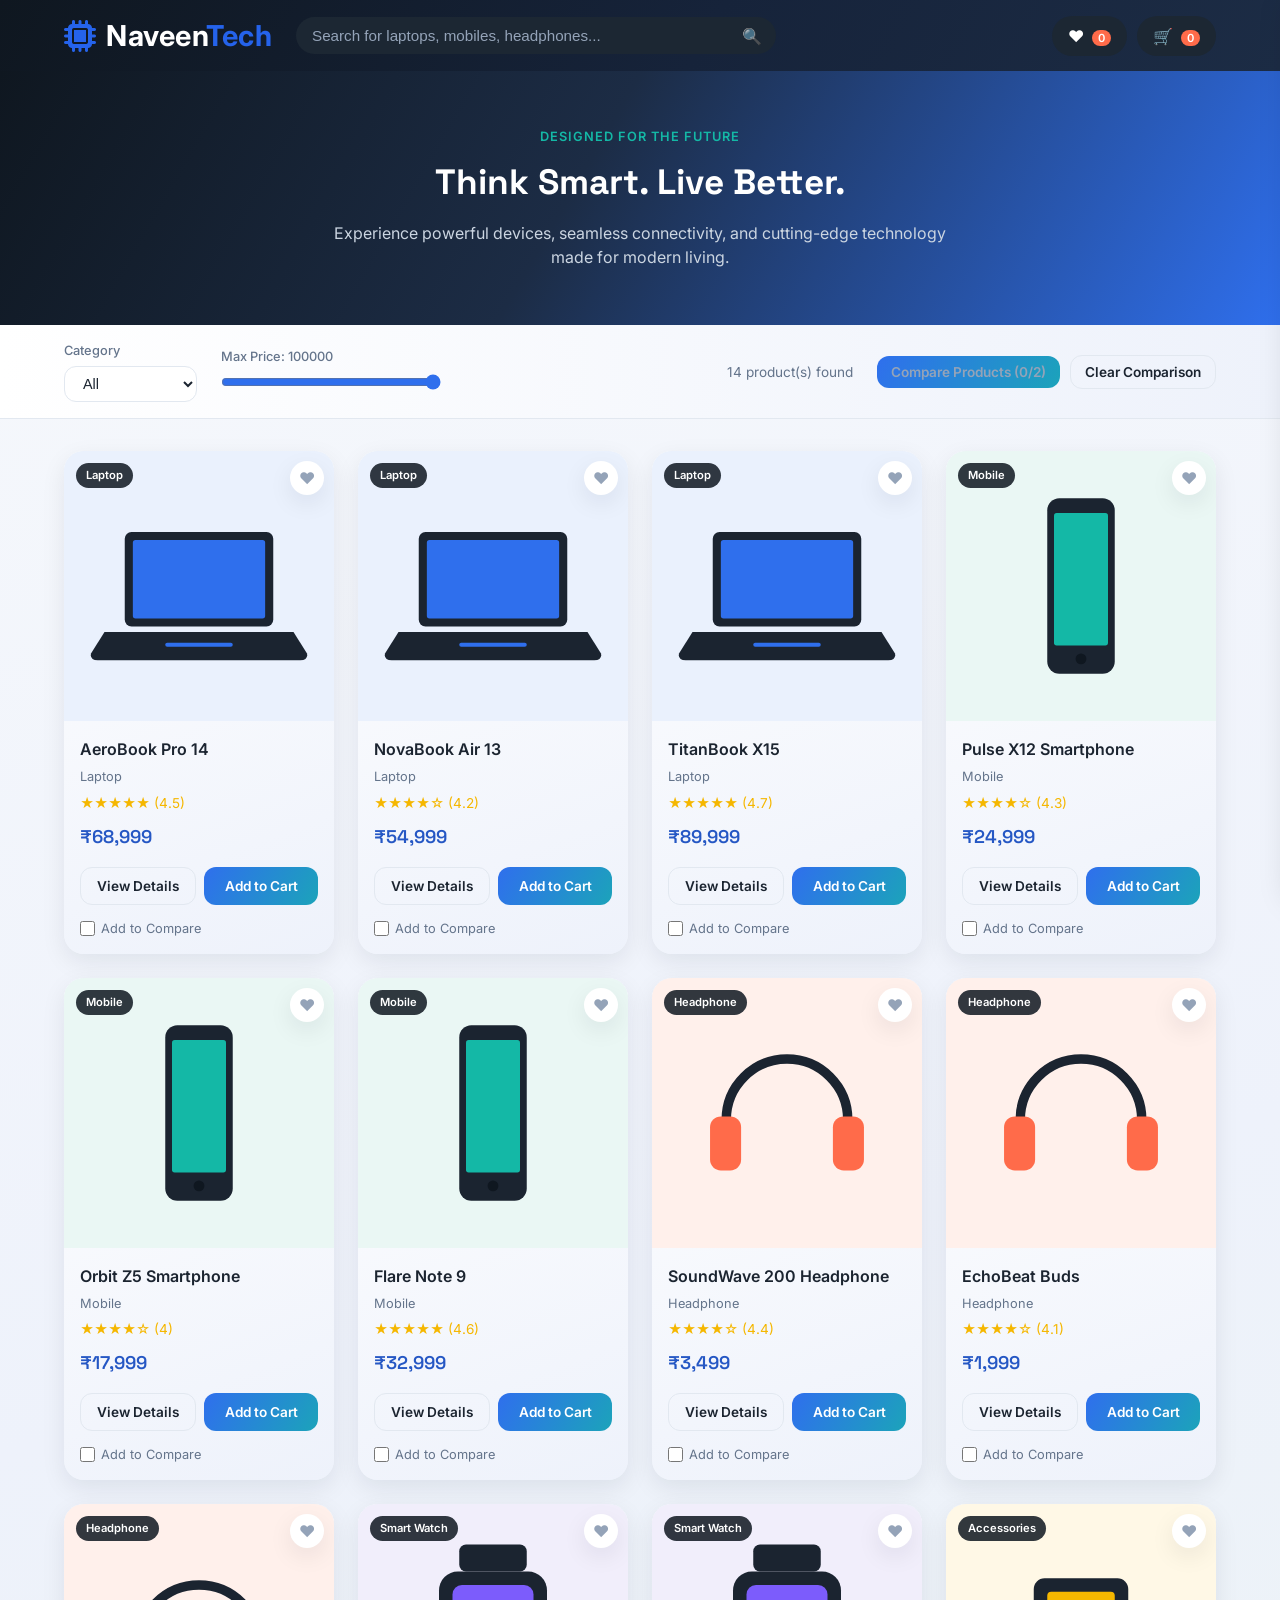
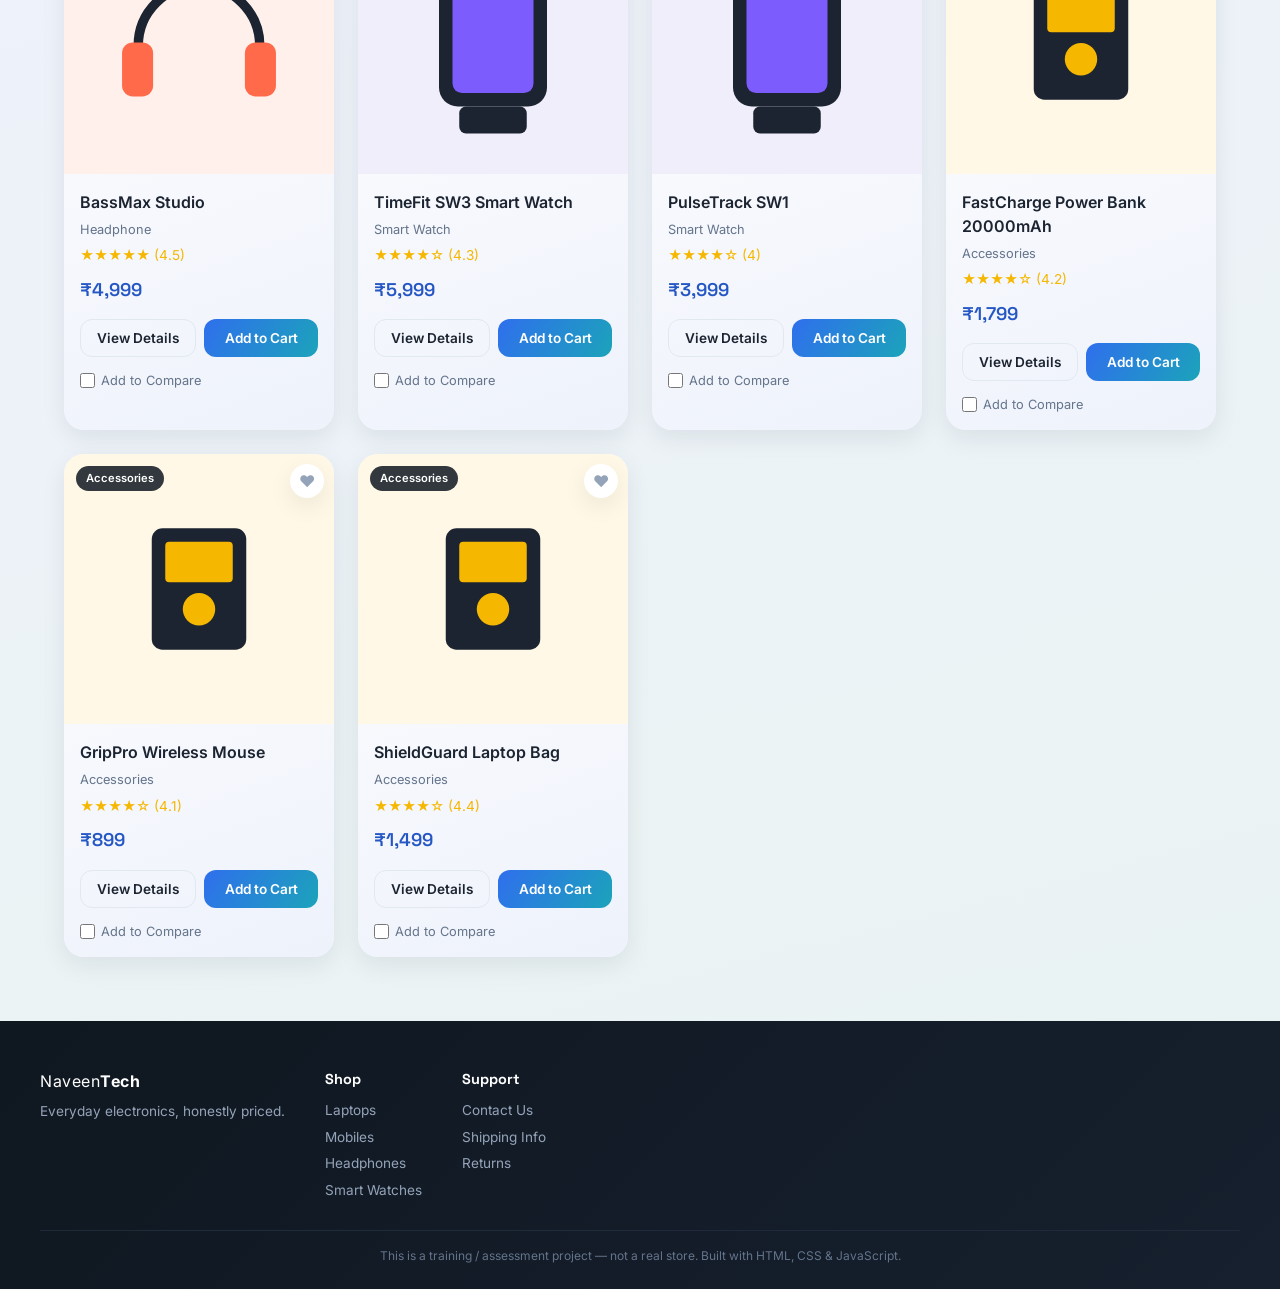
<file: index.html>
<!doctype html>
<html lang="en">
  <head>
    <meta charset="UTF-8" />
    <meta name="viewport" content="width=device-width, initial-scale=1.0" />
    <title>NaveenTech | Mini Electronics Store</title>

    <link rel="preconnect" href="https://fonts.googleapis.com" />
    <link
      href="https://fonts.googleapis.com/css2?family=Space+Grotesk:wght@500;600;700&family=Inter:wght@400;500;600&display=swap"
      rel="stylesheet"
    />
    <link rel="stylesheet" href="https://cdnjs.cloudflare.com/ajax/libs/font-awesome/6.7.2/css/all.min.css">

    <link rel="stylesheet" href="style.css" />
  </head>
  <body>
    <header class="site-header">
      <div class="header-inner">
        <div class="logo">
          <i class="fa-solid fa-microchip logo-mark"></i>
          <span class="logo-text">Naveen<span>Tech</span></span>
        </div>

        <div class="search-bar">
          <input
            type="text"
            id="searchInput"
            placeholder="Search for laptops, mobiles, headphones..."
            autocomplete="off"
          />
          <span class="search-icon">🔍</span>
        </div>

        <div class="header-actions">
          <button id="wishlistBtn" class="icon-btn" title="Wishlist">
            ❤ <span id="wishlistCount" class="badge">0</span>
          </button>
          <button id="cartBtn" class="icon-btn" title="Cart">
            🛒 <span id="cartCount" class="badge">0</span>
          </button>
        </div>
      </div>
    </header>

    <section class="hero">
      <div class="hero-content">
        <p class="hero-eyebrow">Designed for the Future</p>
        <h1>Think Smart. Live Better.</h1>
        <p class="hero-subtext">
          Experience powerful devices, seamless connectivity, and cutting-edge
          technology made for modern living.
        </p>
      </div>
    </section>

    <section class="filter-bar">
      <div class="filter-inner">
        <div class="filter-group">
          <label for="categorySelect">Category</label>
          <select id="categorySelect">
            <option value="All">All</option>
            <option value="Laptop">Laptop</option>
            <option value="Mobile">Mobile</option>
            <option value="Headphone">Headphone</option>
            <option value="Smart Watch">Smart Watch</option>
            <option value="Accessories">Accessories</option>
          </select>
        </div>

        <div class="filter-group price-filter">
          <label for="priceRange">
            Max Price: <span id="priceValue">100000</span>
          </label>
          <input
            type="range"
            id="priceRange"
            min="500"
            max="100000"
            step="500"
            value="100000"
          />
        </div>

        <p class="result-count" id="resultCount"></p>

        <div class="filter-group compare-controls">
          <button id="compareBtn" class="btn btn-primary" disabled>
            Compare Products (<span id="compareCount">0</span>/2)
          </button>
          <button id="clearCompareBtn" class="btn btn-outline">
            Clear Comparison
          </button>
        </div>
      </div>
    </section>

    <main>
      <section id="productGrid" class="product-grid"></section>

      <p id="noResults" class="no-results" style="display: none">
        No products match your search/filters. Try changing them.
      </p>
    </main>
    <footer class="site-footer">
      <div class="footer-inner">
        <div class="footer-brand">
          <span class="logo-text">Naveen<strong>Tech</strong></span>
          <p>Everyday electronics, honestly priced.</p>
        </div>

        <div class="footer-links">
          <h4>Shop</h4>
          <p>Laptops</p>
          <p>Mobiles</p>
          <p>Headphones</p>
          <p>Smart Watches</p>
        </div>

        <div class="footer-links">
          <h4>Support</h4>
          <p>Contact Us</p>
          <p>Shipping Info</p>
          <p>Returns</p>
        </div>
      </div>
      <p class="footer-bottom">
        This is a training / assessment project — not a real store. Built with
        HTML, CSS &amp; JavaScript.
      </p>
    </footer>
    <div id="cartOverlay" class="overlay"></div>

    <aside id="cartSidebar" class="cart-sidebar">
      <div class="cart-header">
        <h2>Your Cart</h2>
        <button id="closeCartBtn" class="close-btn">&times;</button>
      </div>

      <div id="cartItemsContainer" class="cart-items"></div>

      <div class="cart-footer">
        <div class="cart-total-row">
          <span>Total</span>
          <span id="cartTotal">₹0</span>
        </div>
        <button class="checkout-btn" id="checkoutBtn">Checkout</button>
      </div>
    </aside>

    <div id="modalOverlay" class="overlay"></div>

    <div id="productModal" class="product-modal">
      <button id="closeModalBtn" class="close-btn">&times;</button>
      <div class="modal-content" id="modalContent"></div>
    </div>

    <div id="compareModalOverlay" class="overlay"></div>

    <div id="compareModal" class="product-modal compare-modal">
      <button id="closeCompareModalBtn" class="close-btn">&times;</button>
      <div class="modal-details">
        <h2>Compare Products</h2>
        <div id="compareModalContent"></div>
      </div>
    </div>
    <script src="products.js"></script>
    <script src="script.js"></script>
  </body>
</html>
</file>
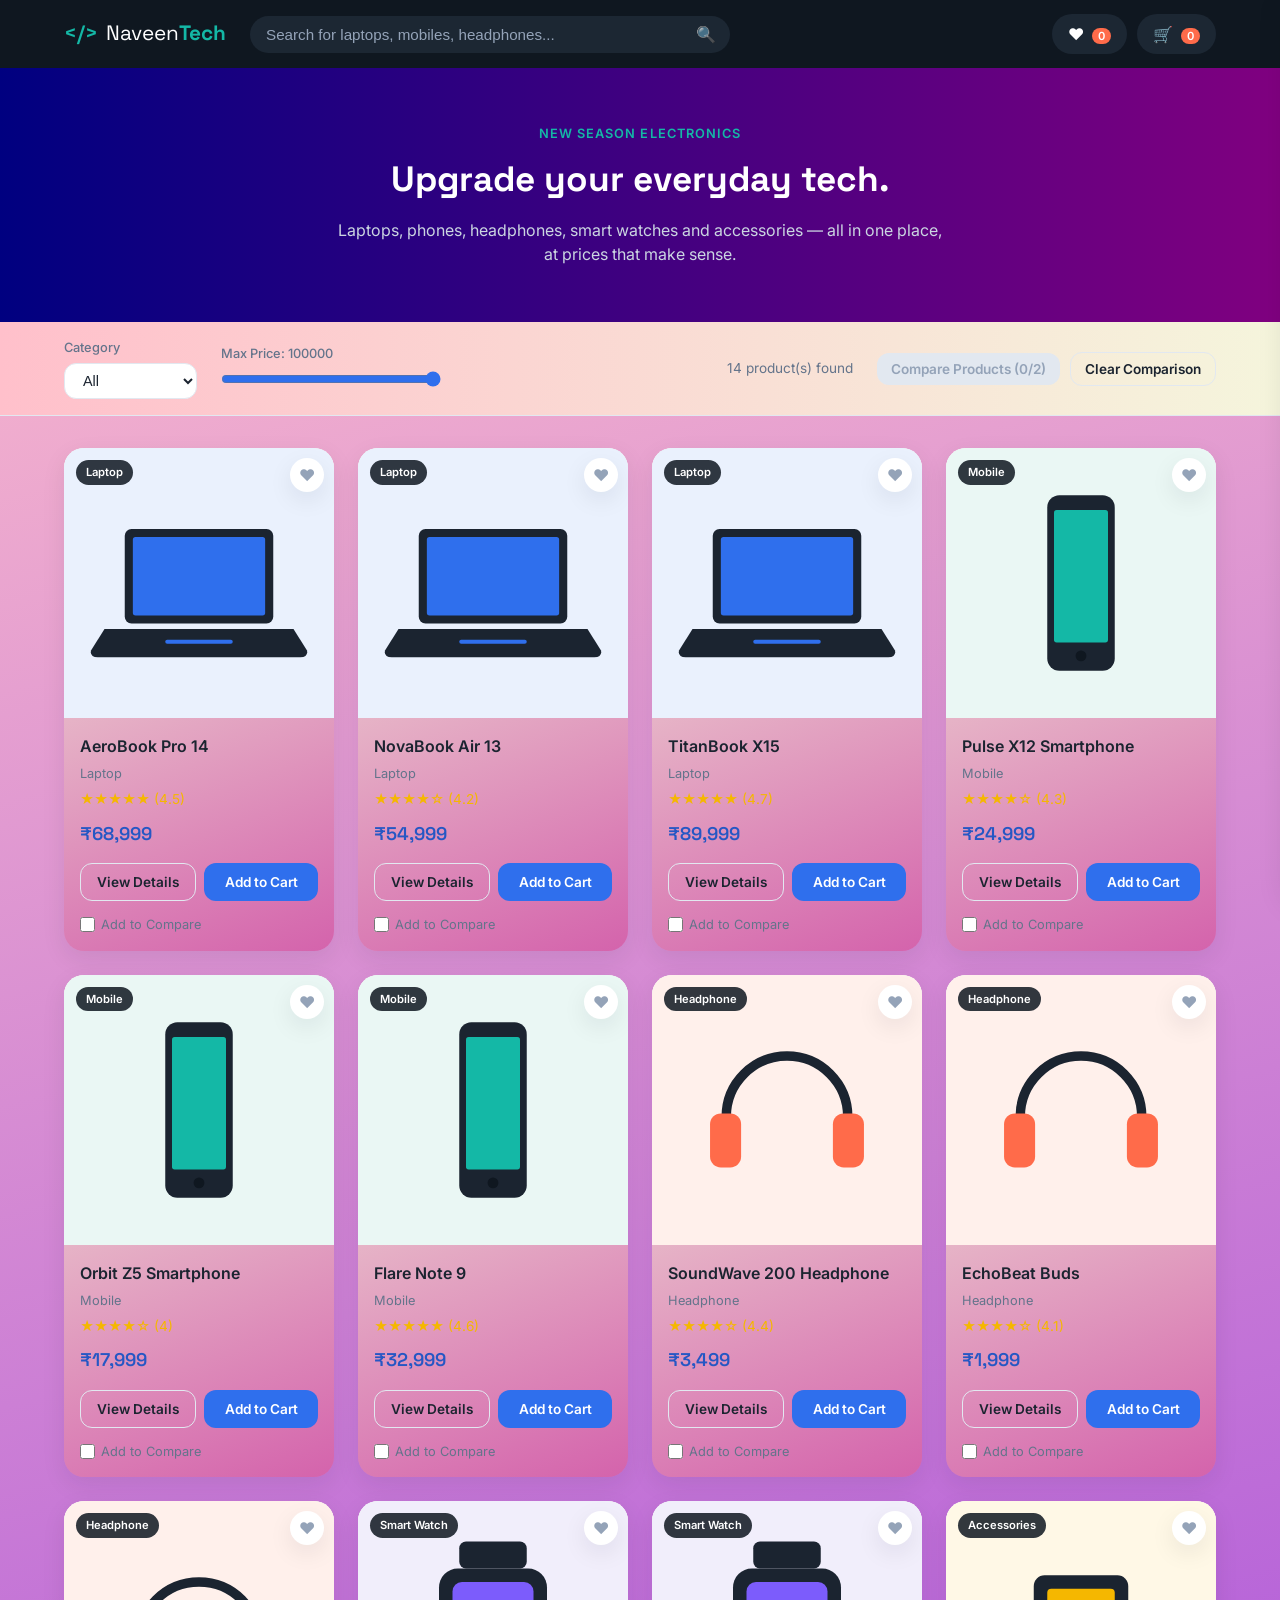
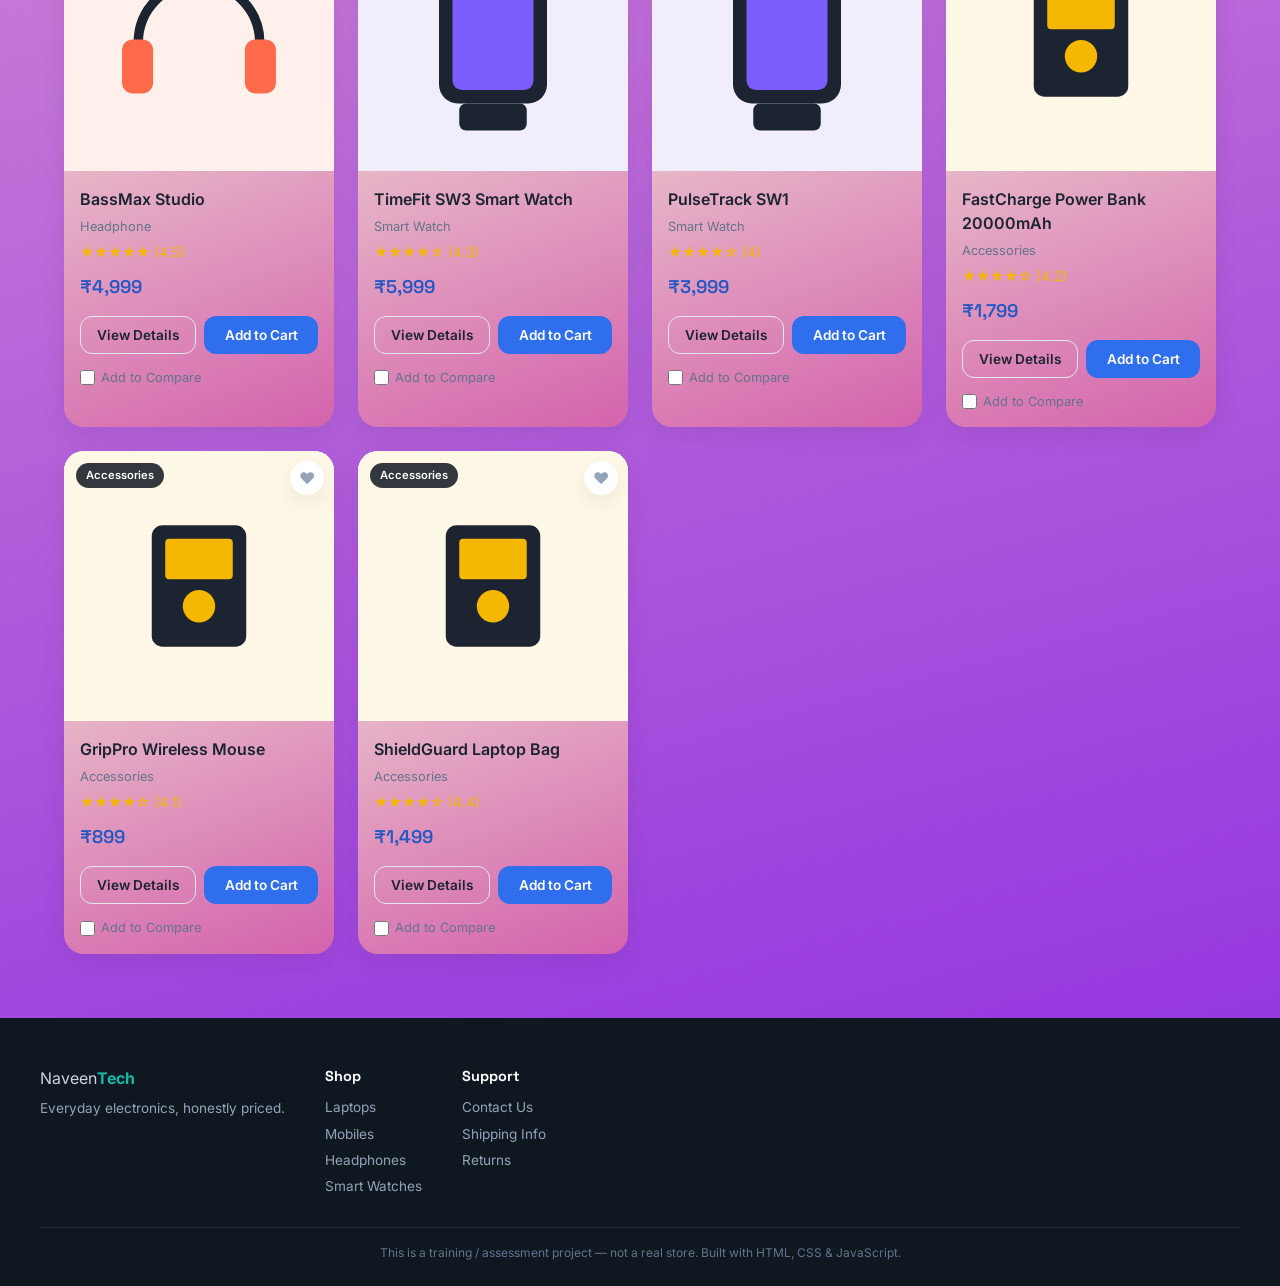
<file: mini-ecommerce/index.html>
<!doctype html>
<html lang="en">
  <head>
    <meta charset="UTF-8" />
    <meta name="viewport" content="width=device-width, initial-scale=1.0" />
    <title>NaveenTech | Mini Electronics Store</title>

    <link rel="preconnect" href="https://fonts.googleapis.com" />
    <link
      href="https://fonts.googleapis.com/css2?family=Space+Grotesk:wght@500;600;700&family=Inter:wght@400;500;600&display=swap"
      rel="stylesheet"
    />

    <link rel="stylesheet" href="style.css" />
  </head>
  <body>
    <header class="site-header">
      <div class="header-inner">
        <div class="logo">
          <span class="logo-mark">&lt;/&gt;</span>
          <span class="logo-text">Naveen<strong>Tech</strong></span>
        </div>

        <div class="search-bar">
          <input
            type="text"
            id="searchInput"
            placeholder="Search for laptops, mobiles, headphones..."
            autocomplete="off"
          />
          <span class="search-icon">🔍</span>
        </div>

        <div class="header-actions">
          <button id="wishlistBtn" class="icon-btn" title="Wishlist">
            ❤ <span id="wishlistCount" class="badge">0</span>
          </button>
          <button id="cartBtn" class="icon-btn" title="Cart">
            🛒 <span id="cartCount" class="badge">0</span>
          </button>
        </div>
      </div>
    </header>

    <section class="hero">
      <div class="hero-content">
        <p class="hero-eyebrow">New season electronics</p>
        <h1>Upgrade your everyday tech.</h1>
        <p class="hero-subtext">
          Laptops, phones, headphones, smart watches and accessories — all in
          one place, at prices that make sense.
        </p>
      </div>
    </section>

    <section class="filter-bar">
      <div class="filter-inner">
        <div class="filter-group">
          <label for="categorySelect">Category</label>
          <select id="categorySelect">
            <option value="All">All</option>
            <option value="Laptop">Laptop</option>
            <option value="Mobile">Mobile</option>
            <option value="Headphone">Headphone</option>
            <option value="Smart Watch">Smart Watch</option>
            <option value="Accessories">Accessories</option>
          </select>
        </div>

        <div class="filter-group price-filter">
          <label for="priceRange">
            Max Price: <span id="priceValue">100000</span>
          </label>
          <input
            type="range"
            id="priceRange"
            min="500"
            max="100000"
            step="500"
            value="100000"
          />
        </div>

        <p class="result-count" id="resultCount"></p>

        <div class="filter-group compare-controls">
          <button id="compareBtn" class="btn btn-primary" disabled>
            Compare Products (<span id="compareCount">0</span>/2)
          </button>
          <button id="clearCompareBtn" class="btn btn-outline">
            Clear Comparison
          </button>
        </div>
      </div>
    </section>

    <main>
      <section id="productGrid" class="product-grid"></section>

      <p id="noResults" class="no-results" style="display: none">
        No products match your search/filters. Try changing them.
      </p>
    </main>
    <footer class="site-footer">
      <div class="footer-inner">
        <div class="footer-brand">
          <span class="logo-text">Naveen<strong>Tech</strong></span>
          <p>Everyday electronics, honestly priced.</p>
        </div>

        <div class="footer-links">
          <h4>Shop</h4>
          <p>Laptops</p>
          <p>Mobiles</p>
          <p>Headphones</p>
          <p>Smart Watches</p>
        </div>

        <div class="footer-links">
          <h4>Support</h4>
          <p>Contact Us</p>
          <p>Shipping Info</p>
          <p>Returns</p>
        </div>
      </div>
      <p class="footer-bottom">
        This is a training / assessment project — not a real store. Built with
        HTML, CSS &amp; JavaScript.
      </p>
    </footer>
    <div id="cartOverlay" class="overlay"></div>

    <aside id="cartSidebar" class="cart-sidebar">
      <div class="cart-header">
        <h2>Your Cart</h2>
        <button id="closeCartBtn" class="close-btn">&times;</button>
      </div>

      <div id="cartItemsContainer" class="cart-items"></div>

      <div class="cart-footer">
        <div class="cart-total-row">
          <span>Total</span>
          <span id="cartTotal">₹0</span>
        </div>
        <button class="checkout-btn" id="checkoutBtn">Checkout</button>
      </div>
    </aside>

    <div id="modalOverlay" class="overlay"></div>

    <div id="productModal" class="product-modal">
      <button id="closeModalBtn" class="close-btn">&times;</button>
      <div class="modal-content" id="modalContent"></div>
    </div>

    <div id="compareModalOverlay" class="overlay"></div>

    <div id="compareModal" class="product-modal compare-modal">
      <button id="closeCompareModalBtn" class="close-btn">&times;</button>
      <div class="modal-details">
        <h2>Compare Products</h2>
        <div id="compareModalContent"></div>
      </div>
    </div>
    <script src="products.js"></script>
    <script src="script.js"></script>
  </body>
</html>
</file>
<file: style.css>
:root {
  --color-bg: #f7f9fc;
  --color-surface: #ffffff;
  --color-header: #0f1720;
  --color-primary: #2f6fed;
  --color-primary-dark: #2557c4;
  --color-secondary: #14b8a6;
  --color-warm: #ff6b4a;
  --color-text: #1b2430;
  --color-text-muted: #64748b;
  --color-border: #e2e8f0;
  --font-display: "Space Grotesk", sans-serif;
  --font-body: "Inter", sans-serif;
  --radius-md: 12px;
  --radius-lg: 20px;
  --shadow-soft: 0 8px 24px rgba(15, 23, 32, 0.08);
  --shadow-hover: 0 14px 30px rgba(15, 23, 32, 0.14);
}

* {
  margin: 0;
  padding: 0;
  box-sizing: border-box;
}

body {
  font-family: var(--font-body);
  background: linear-gradient(165deg, #f7f9fc 0%, #eef2fb 45%, #e9f3f1 100%);
  color: var(--color-text);
  line-height: 1.5;
}

h1,
h2,
h3,
h4 {
  font-family: var(--font-display);
}

button {
  font-family: var(--font-body);
  cursor: pointer;
  border: none;
}

img {
  max-width: 100%;
  display: block;
}

.site-header {
  position: sticky;
  top: 0;
  z-index: 50;
  background: linear-gradient(120deg, #0f1720 0%, #16233a 55%, #1c2c45 100%);
  color: #ffffff;
}

.header-inner {
  max-width: 1200px;
  margin: 0 auto;
  padding: 14px 24px;
  display: flex;
  align-items: center;
  gap: 24px;
}

.logo {
    display: flex;
    align-items: center;
    gap: 10px;
    font-size: 1.8rem;
    font-weight: 700;
    cursor: pointer;
}

.logo-mark {
    font-size: 2rem;
    color: #2563eb;
}

.logo-text {
    color: white;
    letter-spacing: 0.5px;
}

.logo-text span {
    color: #2563eb;
}

.search-bar {
  flex: 1;
  position: relative;
  max-width: 480px;
}

.search-bar input {
  width: 100%;
  padding: 10px 40px 10px 16px;
  border-radius: 999px;
  border: none;
  outline: none;
  font-size: 0.95rem;
  background-color: #1c2733;
  color: #fff;
}

.search-bar input::placeholder {
  color: #94a3b8;
}

.search-icon {
  position: absolute;
  right: 14px;
  top: 50%;
  transform: translateY(-50%);
  opacity: 0.7;
}

.header-actions {
  display: flex;
  gap: 10px;
  margin-left: auto;
}

.icon-btn {
  position: relative;
  background-color: #1c2733;
  color: #fff;
  padding: 10px 16px;
  border-radius: 999px;
  font-size: 1rem;
  transition: background-color 0.2s ease, transform 0.2s ease;
}

.icon-btn:hover {
  background-color: var(--color-primary);
  transform: translateY(-2px);
}

.badge {
  display: inline-block;
  background-color: var(--color-warm);
  color: #fff;
  font-size: 0.7rem;
  font-weight: 600;
  padding: 1px 6px;
  border-radius: 999px;
  margin-left: 4px;
}

.hero {
  background: linear-gradient(120deg, #0f1720 0%, #1c2c45 45%, #2f6fed 100%);
  color: #fff;
  padding: 56px 24px;
  text-align: center;
}

.hero-content {
  max-width: 620px;
  margin: 0 auto;
}

.hero-eyebrow {
  color: var(--color-secondary);
  font-weight: 600;
  letter-spacing: 0.08em;
  text-transform: uppercase;
  font-size: 0.8rem;
  margin-bottom: 10px;
}

.hero h1 {
  font-size: 2.2rem;
  margin-bottom: 12px;
}

.hero-subtext {
  color: #cbd5e1;
  font-size: 1rem;
}

.filter-bar {
  background: linear-gradient(90deg, #ffffff 0%, #eef2fb 100%);
  border-bottom: 1px solid var(--color-border);
  position: sticky;
  top: 64px;
  z-index: 40;
}

.filter-inner {
  max-width: 1200px;
  margin: 0 auto;
  padding: 16px 24px;
  display: flex;
  flex-wrap: wrap;
  align-items: center;
  gap: 24px;
}

.filter-group label {
  display: block;
  font-size: 0.8rem;
  color: var(--color-text-muted);
  margin-bottom: 6px;
  font-weight: 500;
}

.filter-group select {
  padding: 8px 14px;
  border-radius: var(--radius-md);
  border: 1px solid var(--color-border);
  font-size: 0.9rem;
  background-color: #fff;
  color: var(--color-text);
}

.price-filter {
  min-width: 220px;
}

.price-filter input[type="range"] {
  width: 100%;
  accent-color: var(--color-primary);
}

.result-count {
  margin-left: auto;
  font-size: 0.85rem;
  color: var(--color-text-muted);
}

.compare-controls {
  display: flex;
  align-items: center;
  gap: 10px;
}

.compare-controls .btn {
  flex: none;
  padding: 8px 14px;
  font-size: 0.85rem;
}

.compare-controls .btn:disabled {
  background-color: #e2e8f0;
  color: #94a3b8;
  cursor: not-allowed;
}

main {
  max-width: 1200px;
  margin: 0 auto;
  padding: 32px 24px 64px;
}

.product-grid {
  display: grid;
  grid-template-columns: repeat(4, 1fr);
  gap: 24px;
}

.no-results {
  text-align: center;
  color: var(--color-text-muted);
  padding: 40px 0;
}

.product-card {
  background: linear-gradient(160deg, #ffffff 0%, #eef2fb 100%);
  border-radius: var(--radius-lg);
  overflow: hidden;
  box-shadow: var(--shadow-soft);
  transition: transform 0.25s ease, box-shadow 0.25s ease;
  display: flex;
  flex-direction: column;
  position: relative;
}

.product-card:hover {
  transform: translateY(-6px);
  box-shadow: var(--shadow-hover);
}

.product-image-wrap {
  position: relative;
  background-color: #eef2f8;
}

.product-image-wrap img {
  width: 100%;
  aspect-ratio: 1 / 1;
  object-fit: cover;
}

.category-tag {
  position: absolute;
  top: 12px;
  left: 12px;
  background-color: rgba(15, 23, 32, 0.85);
  color: #fff;
  font-size: 0.7rem;
  font-weight: 600;
  padding: 4px 10px;
  border-radius: 999px;
}

.wishlist-btn {
  position: absolute;
  top: 10px;
  right: 10px;
  background-color: #fff;
  width: 34px;
  height: 34px;
  border-radius: 50%;
  font-size: 1rem;
  color: #94a3b8;
  display: flex;
  align-items: center;
  justify-content: center;
  box-shadow: var(--shadow-soft);
  transition: color 0.2s ease, transform 0.2s ease;
}

.wishlist-btn:hover {
  transform: scale(1.1);
}

.wishlist-btn.active {
  color: var(--color-warm);
}

.product-info {
  padding: 16px;
  display: flex;
  flex-direction: column;
  gap: 6px;
  flex: 1;
}

.product-name {
  font-size: 1rem;
  font-weight: 600;
}

.product-category {
  font-size: 0.8rem;
  color: var(--color-text-muted);
}

.product-rating {
  color: #f5b700;
  font-size: 0.85rem;
}

.product-price {
  font-family: var(--font-display);
  font-size: 1.15rem;
  font-weight: 600;
  color: var(--color-primary-dark);
  margin-top: 4px;
}

.product-actions {
  display: flex;
  gap: 8px;
  margin-top: 10px;
}

.btn {
  flex: 1;
  padding: 10px 12px;
  border-radius: var(--radius-md);
  font-size: 0.85rem;
  font-weight: 600;
  transition: background-color 0.2s ease, transform 0.15s ease;
}

.btn:active {
  transform: scale(0.97);
}

.btn-primary {
  background: linear-gradient(120deg, var(--color-primary) 0%, var(--color-secondary) 140%);
  color: #fff;
}

.btn-primary:hover {
  background: linear-gradient(120deg, var(--color-primary-dark) 0%, #0e9c8d 140%);
}

.btn-outline {
  background-color: transparent;
  border: 1px solid var(--color-border);
  color: var(--color-text);
}

.btn-outline:hover {
  border-color: var(--color-primary);
  color: var(--color-primary);
}

.btn-disabled {
  background-color: #e2e8f0;
  color: #94a3b8;
  cursor: not-allowed;
}

.compare-check-wrap {
  display: flex;
  align-items: center;
  gap: 6px;
  margin-top: 8px;
  font-size: 0.8rem;
  color: var(--color-text-muted);
}

.compare-check-wrap input[type="checkbox"] {
  width: 15px;
  height: 15px;
  accent-color: var(--color-primary);
  cursor: pointer;
}

.compare-check-wrap label {
  cursor: pointer;
}

.overlay {
  position: fixed;
  inset: 0;
  background-color: rgba(15, 23, 32, 0.5);
  opacity: 0;
  pointer-events: none;
  transition: opacity 0.25s ease;
  z-index: 60;
}

.overlay.show {
  opacity: 1;
  pointer-events: auto;
}

.cart-sidebar {
  position: fixed;
  top: 0;
  right: -400px;
  width: 380px;
  max-width: 90vw;
  height: 100%;
  background: linear-gradient(180deg, #ffffff 0%, #f3f6fb 100%);
  box-shadow: -10px 0 30px rgba(0, 0, 0, 0.15);
  z-index: 70;
  display: flex;
  flex-direction: column;
  transition: right 0.3s ease;
}

.cart-sidebar.open {
  right: 0;
}

.cart-header {
  display: flex;
  justify-content: space-between;
  align-items: center;
  padding: 20px;
  border-bottom: 1px solid var(--color-border);
}

.close-btn {
  background: transparent;
  font-size: 1.6rem;
  line-height: 1;
  color: var(--color-text-muted);
}

.close-btn:hover {
  color: var(--color-text);
}

.cart-items {
  flex: 1;
  overflow-y: auto;
  padding: 16px 20px;
  display: flex;
  flex-direction: column;
  gap: 16px;
}

.cart-item {
  display: flex;
  gap: 12px;
  align-items: center;
}

.cart-item img {
  width: 56px;
  height: 56px;
  border-radius: var(--radius-md);
  background-color: #eef2f8;
  object-fit: cover;
}

.cart-item-info {
  flex: 1;
}

.cart-item-name {
  font-size: 0.9rem;
  font-weight: 600;
}

.cart-item-price {
  font-size: 0.8rem;
  color: var(--color-text-muted);
}

.qty-controls {
  display: flex;
  align-items: center;
  gap: 8px;
  margin-top: 6px;
}

.qty-controls button {
  width: 24px;
  height: 24px;
  border-radius: 50%;
  border: 1px solid var(--color-border);
  background-color: #fff;
  font-size: 0.9rem;
}

.qty-controls button:hover {
  border-color: var(--color-primary);
  color: var(--color-primary);
}

.remove-item-btn {
  background: transparent;
  color: var(--color-warm);
  font-size: 0.8rem;
  text-decoration: underline;
}

.empty-cart-msg {
  text-align: center;
  color: var(--color-text-muted);
  padding: 40px 0;
}

.cart-footer {
  padding: 20px;
  border-top: 1px solid var(--color-border);
}

.cart-total-row {
  display: flex;
  justify-content: space-between;
  font-weight: 600;
  font-size: 1.1rem;
  margin-bottom: 14px;
}

.checkout-btn {
  width: 100%;
  padding: 14px;
  border-radius: var(--radius-md);
  background: linear-gradient(120deg, var(--color-secondary) 0%, var(--color-primary) 140%);
  color: #fff;
  font-weight: 600;
  font-size: 0.95rem;
}

.checkout-btn:hover {
  background: linear-gradient(120deg, #0e9c8d 0%, var(--color-primary-dark) 140%);
}

.product-modal {
  position: fixed;
  top: 50%;
  left: 50%;
  transform: translate(-50%, -48%) scale(0.96);
  width: 640px;
  max-width: 92vw;
  max-height: 86vh;
  overflow-y: auto;
  background: linear-gradient(160deg, #ffffff 0%, #f3f6fb 100%);
  border-radius: var(--radius-lg);
  box-shadow: var(--shadow-hover);
  z-index: 80;
  opacity: 0;
  pointer-events: none;
  transition: opacity 0.25s ease, transform 0.25s ease;
}

.product-modal.open {
  opacity: 1;
  pointer-events: auto;
  transform: translate(-50%, -50%) scale(1);
}

.product-modal .close-btn {
  position: absolute;
  top: 12px;
  right: 16px;
  z-index: 2;
}

.modal-content {
  display: grid;
  grid-template-columns: 1fr 1fr;
}

.modal-content img {
  width: 100%;
  height: 100%;
  object-fit: cover;
  background-color: #eef2f8;
}

.modal-details {
  padding: 28px;
  display: flex;
  flex-direction: column;
  gap: 10px;
}

.modal-details .product-price {
  font-size: 1.4rem;
}

.modal-details .product-actions {
  margin-top: 14px;
}

.compare-modal {
  width: 720px;
}

.compare-modal .modal-details h2 {
  margin-bottom: 16px;
}

.comparison-table {
  width: 100%;
  border-collapse: collapse;
}

.comparison-table th,
.comparison-table td {
  text-align: left;
  padding: 12px 10px;
  border-bottom: 1px solid var(--color-border);
  vertical-align: top;
  font-size: 0.9rem;
}

.comparison-table th {
  width: 120px;
  color: var(--color-text-muted);
  font-weight: 600;
}

.comparison-table img {
  width: 90px;
  height: 90px;
  border-radius: var(--radius-md);
  object-fit: cover;
  background-color: #eef2f8;
}

.comparison-table .compare-price {
  font-family: var(--font-display);
  font-weight: 600;
  color: var(--color-primary-dark);
}

.site-footer {
  background: linear-gradient(135deg, #0f1720 0%, #16202e 100%);
  color: #cbd5e1;
  padding: 48px 24px 24px;
}

.footer-inner {
  max-width: 1200px;
  margin: 0 auto;
  display: flex;
  flex-wrap: wrap;
  gap: 40px;
  padding-bottom: 24px;
}

.footer-brand p {
  margin-top: 8px;
  font-size: 0.85rem;
  color: #94a3b8;
}

.footer-links h4 {
  color: #fff;
  font-size: 0.9rem;
  margin-bottom: 10px;
}

.footer-links p {
  font-size: 0.85rem;
  margin-bottom: 6px;
  color: #94a3b8;
}

.footer-bottom {
  max-width: 1200px;
  margin: 0 auto;
  border-top: 1px solid #1f2b3a;
  padding-top: 16px;
  font-size: 0.75rem;
  color: #64748b;
  text-align: center;
}

@media (max-width: 900px) {
  .product-grid {
    grid-template-columns: repeat(2, 1fr);
  }

  .filter-bar {
    top: 0;
  }

  .site-header {
    position: relative;
  }

  .modal-content {
    grid-template-columns: 1fr;
  }

  .modal-content img {
    max-height: 220px;
  }
}

@media (max-width: 600px) {
  .header-inner {
    flex-wrap: wrap;
  }

  .search-bar {
    order: 3;
    max-width: 100%;
    flex-basis: 100%;
  }

  .product-grid {
    grid-template-columns: 1fr;
  }

  .hero h1 {
    font-size: 1.6rem;
  }

  .cart-sidebar {
    width: 100%;
    max-width: 100vw;
  }

  .compare-modal {
    width: 92vw;
  }

  .comparison-table {
    display: block;
    overflow-x: auto;
    white-space: nowrap;
  }
}
</file>
<file: mini-ecommerce/style.css>
:root {
  --color-bg: #f7f9fc;
  --color-surface: #ffffff;
  --color-header: #0f1720;
  --color-primary: #2f6fed;
  --color-primary-dark: #2557c4;
  --color-secondary: #14b8a6;
  --color-warm: #ff6b4a;
  --color-text: #1b2430;
  --color-text-muted: #64748b;
  --color-border: #e2e8f0;

  --font-display: "Space Grotesk", sans-serif;
  --font-body: "Inter", sans-serif;

  --radius-md: 12px;
  --radius-lg: 20px;
  --shadow-soft: 0 8px 24px rgba(15, 23, 32, 0.08);
  --shadow-hover: 0 14px 30px rgba(15, 23, 32, 0.14);
}

* {
  margin: 0;
  padding: 0;
  box-sizing: border-box;
}

body {
  font-family: var(--font-body);
  background: linear-gradient(165deg, pink, blueviolet);
  color: var(--color-text);
  line-height: 1.5;
}

h1,
h2,
h3,
h4 {
  font-family: var(--font-display);
}

button {
  font-family: var(--font-body);
  cursor: pointer;
  border: none;
}

img {
  max-width: 100%;
  display: block;
}

.site-header {
  position: sticky;
  top: 0;
  z-index: 50;
  background-color: var(--color-header);
  color: #ffffff;
}

.header-inner {
  max-width: 1200px;
  margin: 0 auto;
  padding: 14px 24px;
  display: flex;
  align-items: center;
  gap: 24px;
}

.logo {
  display: flex;
  align-items: center;
  gap: 8px;
  font-family: var(--font-display);
  font-size: 1.3rem;
  white-space: nowrap;
}

.logo-mark {
  color: var(--color-secondary);
  font-weight: 600;
}

.logo-text strong {
  color: var(--color-secondary);
}

.search-bar {
  flex: 1;
  position: relative;
  max-width: 480px;
}

.search-bar input {
  width: 100%;
  padding: 10px 40px 10px 16px;
  border-radius: 999px;
  border: none;
  outline: none;
  font-size: 0.95rem;
  background-color: #1c2733;
  color: #fff;
}

.search-bar input::placeholder {
  color: #94a3b8;
}

.search-icon {
  position: absolute;
  right: 14px;
  top: 50%;
  transform: translateY(-50%);
  opacity: 0.7;
}

.header-actions {
  display: flex;
  gap: 10px;
  margin-left: auto;
}

.icon-btn {
  position: relative;
  background-color: #1c2733;
  color: #fff;
  padding: 10px 16px;
  border-radius: 999px;
  font-size: 1rem;
  transition:
    background-color 0.2s ease,
    transform 0.2s ease;
}

.icon-btn:hover {
  background-color: var(--color-primary);
  transform: translateY(-2px);
}

.badge {
  display: inline-block;
  background-color: var(--color-warm);
  color: #fff;
  font-size: 0.7rem;
  font-weight: 600;
  padding: 1px 6px;
  border-radius: 999px;
  margin-left: 4px;
}

.hero {
  background: linear-gradient(90deg, navy, purple);
  color: #fff;
  padding: 56px 24px;
  text-align: center;
}

.hero-content {
  max-width: 620px;
  margin: 0 auto;
}

.hero-eyebrow {
  color: var(--color-secondary);
  font-weight: 600;
  letter-spacing: 0.08em;
  text-transform: uppercase;
  font-size: 0.8rem;
  margin-bottom: 10px;
}

.hero h1 {
  font-size: 2.2rem;
  margin-bottom: 12px;
}

.hero-subtext {
  color: #cbd5e1;
  font-size: 1rem;
}

.filter-bar {
  background: linear-gradient(90deg, pink, beige);
  border-bottom: 1px solid var(--color-border);
  position: sticky;
  top: 64px;
  z-index: 40;
}

.filter-inner {
  max-width: 1200px;
  margin: 0 auto;
  padding: 16px 24px;
  display: flex;
  flex-wrap: wrap;
  align-items: center;
  gap: 24px;
}

.filter-group label {
  display: block;
  font-size: 0.8rem;
  color: var(--color-text-muted);
  margin-bottom: 6px;
  font-weight: 500;
}

.filter-group select {
  padding: 8px 14px;
  border-radius: var(--radius-md);
  border: 1px solid var(--color-border);
  font-size: 0.9rem;
  background-color: #fff;
  color: var(--color-text);
}

.price-filter {
  min-width: 220px;
}

.price-filter input[type="range"] {
  width: 100%;
  accent-color: var(--color-primary);
}

.result-count {
  margin-left: auto;
  font-size: 0.85rem;
  color: var(--color-text-muted);
}

.compare-controls {
  display: flex;
  align-items: center;
  gap: 10px;
}

.compare-controls .btn {
  flex: none;
  padding: 8px 14px;
  font-size: 0.85rem;
}

.compare-controls .btn:disabled {
  background-color: #e2e8f0;
  color: #94a3b8;
  cursor: not-allowed;
}

main {
  max-width: 1200px;
  margin: 0 auto;
  padding: 32px 24px 64px;
}

.product-grid {
  display: grid;
  grid-template-columns: repeat(4, 1fr);
  gap: 24px;
}

.no-results {
  text-align: center;
  color: var(--color-text-muted);
  padding: 40px 0;
}

.product-card {
  background: linear-gradient(160deg, beige, rgb(212, 99, 172));
  border-radius: var(--radius-lg);
  overflow: hidden;
  box-shadow: var(--shadow-soft);
  transition:
    transform 0.25s ease,
    box-shadow 0.25s ease;
  display: flex;
  flex-direction: column;
  position: relative;
}

.product-card:hover {
  transform: translateY(-6px);
  box-shadow: var(--shadow-hover);
}

.product-image-wrap {
  position: relative;
  background-color: #eef2f8;
}

.product-image-wrap img {
  width: 100%;
  aspect-ratio: 1 / 1;
  object-fit: cover;
}

.category-tag {
  position: absolute;
  top: 12px;
  left: 12px;
  background-color: rgba(15, 23, 32, 0.85);
  color: #fff;
  font-size: 0.7rem;
  font-weight: 600;
  padding: 4px 10px;
  border-radius: 999px;
}

.wishlist-btn {
  position: absolute;
  top: 10px;
  right: 10px;
  background-color: #fff;
  width: 34px;
  height: 34px;
  border-radius: 50%;
  font-size: 1rem;
  color: #94a3b8;
  display: flex;
  align-items: center;
  justify-content: center;
  box-shadow: var(--shadow-soft);
  transition:
    color 0.2s ease,
    transform 0.2s ease;
}

.wishlist-btn:hover {
  transform: scale(1.1);
}

.wishlist-btn.active {
  color: var(--color-warm);
}

.product-info {
  padding: 16px;
  display: flex;
  flex-direction: column;
  gap: 6px;
  flex: 1;
}

.product-name {
  font-size: 1rem;
  font-weight: 600;
}

.product-category {
  font-size: 0.8rem;
  color: var(--color-text-muted);
}

.product-rating {
  color: #f5b700;
  font-size: 0.85rem;
}

.product-price {
  font-family: var(--font-display);
  font-size: 1.15rem;
  font-weight: 600;
  color: var(--color-primary-dark);
  margin-top: 4px;
}

.product-actions {
  display: flex;
  gap: 8px;
  margin-top: 10px;
}

.btn {
  flex: 1;
  padding: 10px 12px;
  border-radius: var(--radius-md);
  font-size: 0.85rem;
  font-weight: 600;
  transition:
    background-color 0.2s ease,
    transform 0.15s ease;
}

.btn:active {
  transform: scale(0.97);
}

.btn-primary {
  background-color: var(--color-primary);
  color: #fff;
}

.btn-primary:hover {
  background-color: var(--color-primary-dark);
}

.btn-outline {
  background-color: transparent;
  border: 1px solid var(--color-border);
  color: var(--color-text);
}

.btn-outline:hover {
  border-color: var(--color-primary);
  color: var(--color-primary);
}

.btn-disabled {
  background-color: #e2e8f0;
  color: #94a3b8;
  cursor: not-allowed;
}

.compare-check-wrap {
  display: flex;
  align-items: center;
  gap: 6px;
  margin-top: 8px;
  font-size: 0.8rem;
  color: var(--color-text-muted);
}

.compare-check-wrap input[type="checkbox"] {
  width: 15px;
  height: 15px;
  accent-color: var(--color-primary);
  cursor: pointer;
}

.compare-check-wrap label {
  cursor: pointer;
}

.overlay {
  position: fixed;
  inset: 0;
  background-color: rgba(15, 23, 32, 0.5);
  opacity: 0;
  pointer-events: none;
  transition: opacity 0.25s ease;
  z-index: 60;
}

.overlay.show {
  opacity: 1;
  pointer-events: auto;
}

.cart-sidebar {
  position: fixed;
  top: 0;
  right: -400px;
  width: 380px;
  max-width: 90vw;
  height: 100%;
  background-color: var(--color-surface);
  box-shadow: -10px 0 30px rgba(0, 0, 0, 0.15);
  z-index: 70;
  display: flex;
  flex-direction: column;
  transition: right 0.3s ease;
}

.cart-sidebar.open {
  right: 0;
}

.cart-header {
  display: flex;
  justify-content: space-between;
  align-items: center;
  padding: 20px;
  border-bottom: 1px solid var(--color-border);
}

.close-btn {
  background: transparent;
  font-size: 1.6rem;
  line-height: 1;
  color: var(--color-text-muted);
}

.close-btn:hover {
  color: var(--color-text);
}

.cart-items {
  flex: 1;
  overflow-y: auto;
  padding: 16px 20px;
  display: flex;
  flex-direction: column;
  gap: 16px;
}

.cart-item {
  display: flex;
  gap: 12px;
  align-items: center;
}

.cart-item img {
  width: 56px;
  height: 56px;
  border-radius: var(--radius-md);
  background-color: #eef2f8;
  object-fit: cover;
}

.cart-item-info {
  flex: 1;
}

.cart-item-name {
  font-size: 0.9rem;
  font-weight: 600;
}

.cart-item-price {
  font-size: 0.8rem;
  color: var(--color-text-muted);
}

.qty-controls {
  display: flex;
  align-items: center;
  gap: 8px;
  margin-top: 6px;
}

.qty-controls button {
  width: 24px;
  height: 24px;
  border-radius: 50%;
  border: 1px solid var(--color-border);
  background-color: #fff;
  font-size: 0.9rem;
}

.qty-controls button:hover {
  border-color: var(--color-primary);
  color: var(--color-primary);
}

.remove-item-btn {
  background: transparent;
  color: var(--color-warm);
  font-size: 0.8rem;
  text-decoration: underline;
}

.empty-cart-msg {
  text-align: center;
  color: var(--color-text-muted);
  padding: 40px 0;
}

.cart-footer {
  padding: 20px;
  border-top: 1px solid var(--color-border);
}

.cart-total-row {
  display: flex;
  justify-content: space-between;
  font-weight: 600;
  font-size: 1.1rem;
  margin-bottom: 14px;
}

.checkout-btn {
  width: 100%;
  padding: 14px;
  border-radius: var(--radius-md);
  background-color: var(--color-secondary);
  color: #fff;
  font-weight: 600;
  font-size: 0.95rem;
}

.checkout-btn:hover {
  background-color: #0e9c8d;
}

.product-modal {
  position: fixed;
  top: 50%;
  left: 50%;
  transform: translate(-50%, -48%) scale(0.96);
  width: 640px;
  max-width: 92vw;
  max-height: 86vh;
  overflow-y: auto;
  background-color: var(--color-surface);
  border-radius: var(--radius-lg);
  box-shadow: var(--shadow-hover);
  z-index: 80;
  opacity: 0;
  pointer-events: none;
  transition:
    opacity 0.25s ease,
    transform 0.25s ease;
}

.product-modal.open {
  opacity: 1;
  pointer-events: auto;
  transform: translate(-50%, -50%) scale(1);
}

.product-modal .close-btn {
  position: absolute;
  top: 12px;
  right: 16px;
  z-index: 2;
}

.modal-content {
  display: grid;
  grid-template-columns: 1fr 1fr;
}

.modal-content img {
  width: 100%;
  height: 100%;
  object-fit: cover;
  background-color: #eef2f8;
}

.modal-details {
  padding: 28px;
  display: flex;
  flex-direction: column;
  gap: 10px;
}

.modal-details .product-price {
  font-size: 1.4rem;
}

.modal-details .product-actions {
  margin-top: 14px;
}

.compare-modal {
  width: 720px;
}

.compare-modal .modal-details h2 {
  margin-bottom: 16px;
}

.comparison-table {
  width: 100%;
  border-collapse: collapse;
}

.comparison-table th,
.comparison-table td {
  text-align: left;
  padding: 12px 10px;
  border-bottom: 1px solid var(--color-border);
  vertical-align: top;
  font-size: 0.9rem;
}

.comparison-table th {
  width: 120px;
  color: var(--color-text-muted);
  font-weight: 600;
}

.comparison-table img {
  width: 90px;
  height: 90px;
  border-radius: var(--radius-md);
  object-fit: cover;
  background-color: #eef2f8;
}

.comparison-table .compare-price {
  font-family: var(--font-display);
  font-weight: 600;
  color: var(--color-primary-dark);
}

.site-footer {
  background-color: var(--color-header);
  color: #cbd5e1;
  padding: 48px 24px 24px;
}

.footer-inner {
  max-width: 1200px;
  margin: 0 auto;
  display: flex;
  flex-wrap: wrap;
  gap: 40px;
  padding-bottom: 24px;
}

.footer-brand p {
  margin-top: 8px;
  font-size: 0.85rem;
  color: #94a3b8;
}

.footer-links h4 {
  color: #fff;
  font-size: 0.9rem;
  margin-bottom: 10px;
}

.footer-links p {
  font-size: 0.85rem;
  margin-bottom: 6px;
  color: #94a3b8;
}

.footer-bottom {
  max-width: 1200px;
  margin: 0 auto;
  border-top: 1px solid #1f2b3a;
  padding-top: 16px;
  font-size: 0.75rem;
  color: #64748b;
  text-align: center;
}

@media (max-width: 900px) {
  .product-grid {
    grid-template-columns: repeat(2, 1fr);
  }

  .filter-bar {
    top: 0;
  }

  .site-header {
    position: relative;
  }

  .modal-content {
    grid-template-columns: 1fr;
  }

  .modal-content img {
    max-height: 220px;
  }
}

@media (max-width: 600px) {
  .header-inner {
    flex-wrap: wrap;
  }

  .search-bar {
    order: 3;
    max-width: 100%;
    flex-basis: 100%;
  }

  .product-grid {
    grid-template-columns: 1fr;
  }

  .hero h1 {
    font-size: 1.6rem;
  }

  .cart-sidebar {
    width: 100%;
    max-width: 100vw;
  }

  .compare-modal {
    width: 92vw;
  }

  .comparison-table {
    display: block;
    overflow-x: auto;
    white-space: nowrap;
  }
}
</file>
